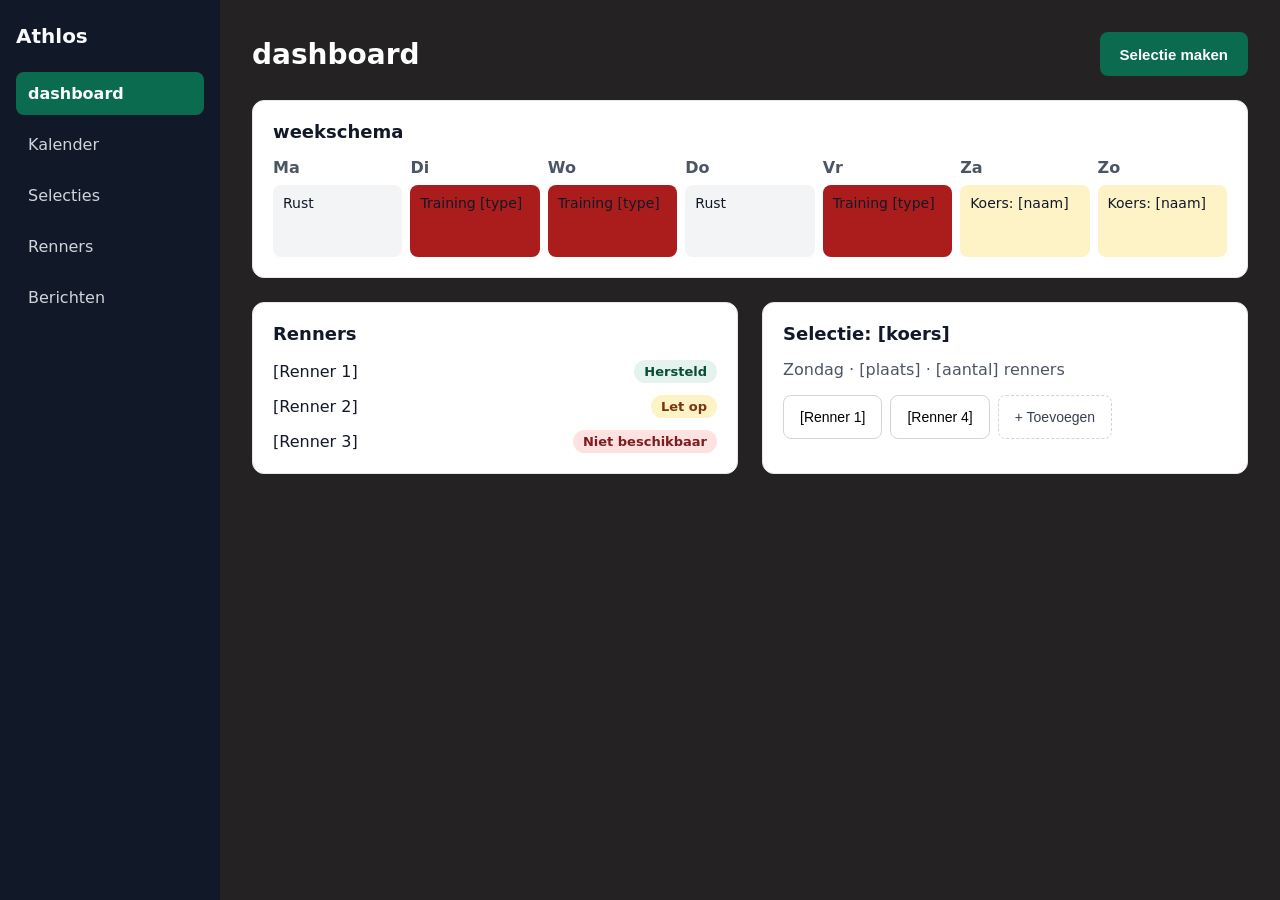
<file: index.html>
<!doctype html>
<html lang="nl">
<head>
<meta charset="utf-8">
<meta name="viewport" content="width=device-width, initial-scale=1">
<title>Athlos – dashboard</title>
<style>
  * { box-sizing: border-box; }
  body { margin: 0; font-family: system-ui, -apple-system, "Segoe UI", Roboto, sans-serif; background: #242222; color: #111827; }
  .layout { display: flex; flex-wrap: wrap; min-height: 100vh; }
  nav { flex: 0 0 220px; background: #111827; padding: 24px 16px; display: flex; flex-direction: column; gap: 8px; }
  .logo { color: #F9FAFB; font-weight: 700; font-size: 20px; margin-bottom: 16px; }
  nav a { color: #D1D5DB; padding: 12px; border-radius: 8px; text-decoration: none; }
  nav a.active { background: #0B6B4F; color: #F9FAFB; font-weight: 600; }
  main { flex: 1 1 600px; min-width: 0; padding: 32px; display: flex; flex-direction: column; gap: 24px; }
  header { display: flex; justify-content: space-between; align-items: center; flex-wrap: wrap; gap: 12px; color: #FFFFFF; }
  h1 { margin: 0; font-size: 28px; color: #FFFFFF;}
  h2 { margin: 0 0 16px; font-size: 18px; }
  .sub { margin: 4px 0 0; color: #4B5563; }
  .btn { min-height: 44px; padding: 0 20px; border: 0; border-radius: 8px; background: #0B6B4F; color: #fff; font-weight: 600; font-size: 15px; cursor: pointer; }
  .card { background: #fff; border: 1px solid #E5E7EB; border-radius: 12px; padding: 20px; }
  .scroll { overflow-x: auto; }
  .week { display: grid; grid-template-columns: repeat(7, minmax(110px, 1fr)); gap: 8px; }
  .day { font-weight: 600; color: #4B5563; }
  .slot { border-radius: 8px; padding: 10px; min-height: 72px; font-size: 14px; background: #F3F4F6; }
  .slot.train { background: #AB1D1D; }
  .slot.race { background: #FEF3C7; }
  .row { display: flex; flex-wrap: wrap; gap: 24px; }
  .row .card { flex: 1 1 360px; }
  ul { list-style: none; margin: 0; padding: 0; display: flex; flex-direction: column; gap: 12px; }
  li { display: flex; justify-content: space-between; align-items: center; }
  .chip { padding: 4px 10px; border-radius: 999px; font-size: 13px; font-weight: 600; }
  .ok { background: #E6F2EE; color: #074d38; }
  .warn { background: #FEF3C7; color: #78350F; }
  .bad { background: #FEE2E2; color: #7F1D1D; }
  .pick { display: flex; flex-wrap: wrap; gap: 8px; }
  .pick button { min-height: 44px; padding: 0 16px; border: 1px solid #D1D5DB; border-radius: 8px; background: #fff; font-size: 14px; cursor: pointer; }
  .pick button.add { border-style: dashed; color: #374151; }
</style>
</head>
<body>
<div class="layout">
  <nav>
    <div class="logo">Athlos</div>
    <a href="#" class="active">dashboard</a>
    <a href="#">Kalender</a>
    <a href="#">Selecties</a>
    <a href="#">Renners</a>
    <a href="#">Berichten</a>
  </nav>
  <main>
    <header>
      <div>
        <h1>dashboard</h1>
      </div>
      <button class="btn">Selectie maken</button>
    </header>

    <section class="card">
      <h2>weekschema</h2>
      <div class="scroll">
        <div class="week">
          <div class="day">Ma</div><div class="day">Di</div><div class="day">Wo</div><div class="day">Do</div><div class="day">Vr</div><div class="day">Za</div><div class="day">Zo</div>
          <div class="slot">Rust</div>
          <div class="slot train">Training [type]</div>
          <div class="slot train">Training [type]</div>
          <div class="slot">Rust</div>
          <div class="slot train">Training [type]</div>
          <div class="slot race">Koers: [naam]</div>
          <div class="slot race">Koers: [naam]</div>
        </div>
      </div>
    </section>

    <div class="row">
      <section class="card">
        <h2>Renners</h2>
        <ul>
          <li><span>[Renner 1]</span><span class="chip ok">Hersteld</span></li>
          <li><span>[Renner 2]</span><span class="chip warn">Let op</span></li>
          <li><span>[Renner 3]</span><span class="chip bad">Niet beschikbaar</span></li>
        </ul>
      </section>
      <section class="card">
        <h2>Selectie: [koers]</h2>
        <p class="sub">Zondag · [plaats] · [aantal] renners</p>
        <div class="pick" style="margin-top:16px">
          <button>[Renner 1]</button>
          <button>[Renner 4]</button>
          <button class="add">+ Toevoegen</button>
        </div>
      </section>
    </div>
  </main>
</div>
</body>
</html>
</file>
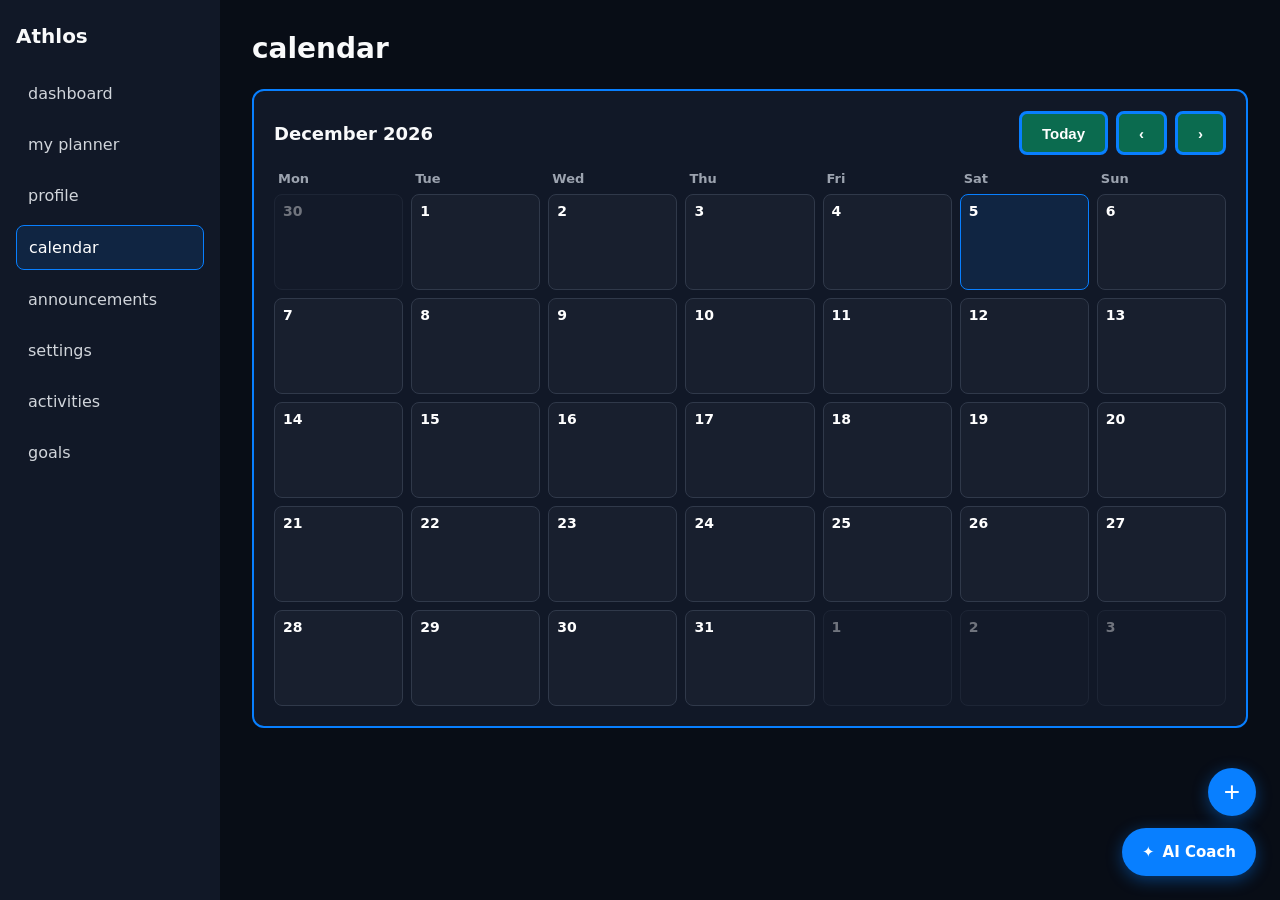
<file: athlete_calendar.html>
<!doctype html>
<html lang="nl">
<head>
 <link rel="stylesheet" href="style.css?v=3">
 <script src="script.js" defer></script>
 <meta charset="utf-8">
 <meta name="viewport" content="width=device-width, initial-scale=1">
 <title>Athlos – calendar</title>
</head>
<div class="add-fab">
  <button type="button" class="add-btn" id="add-btn" aria-label="Add activity" aria-expanded="false" aria-controls="add-menu">+</button>
  <div class="add-menu" id="add-menu" role="group" aria-labelledby="add-title" hidden>
    <p class="add-title" id="add-title">Add activity</p>
    <button type="button" class="add-opt train" data-type="training">Training</button>
    <button type="button" class="add-opt race" data-type="race">Race</button>
    <button type="button" class="add-opt" data-type="note">Note</button>
  </div>
</div>
<a href="#" class="coach-btn" aria-label="Open AI coach">
 <span class="coach-icon">✦</span>
 <span>AI Coach</span>
</a>
<body>
 <div class="layout">
  <nav>
    <div class="logo">Athlos</div>
    <a href="athlete_dashboard.html">dashboard</a>
    <a href="athlete_planner.html">my planner</a>
    <a href="athlete_profile.html">profile</a>
    <a href="athlete_calendar.html" class="active">calendar</a>
    <a href="athlete_announcements.html">announcements</a>
    <a href="athlete_settings.html">settings</a>
    <a href="athlete_activities.html">activities</a>
    <a href="athlete_goals.html">goals</a>
  </nav>
  <main>
   <header>
    <div>
     <h1>calendar</h1>
    </div>
   </header>
   <section class="card calendar">
     <div class="cal-head">
       <h2 id="cal-title" aria-live="polite"></h2>
       <button type="button" class="btn" id="cal-today">Today</button>
       <button type="button" class="btn" id="cal-prev" aria-label="Previous month">‹</button>
       <button type="button" class="btn" id="cal-next" aria-label="Next month">›</button>
     </div>
     <div class="scroll">
       <div class="cal-grid" id="cal-grid"></div> 
     </div>
   </section>
  </main>
 </div>
</body>
</html>
</file>
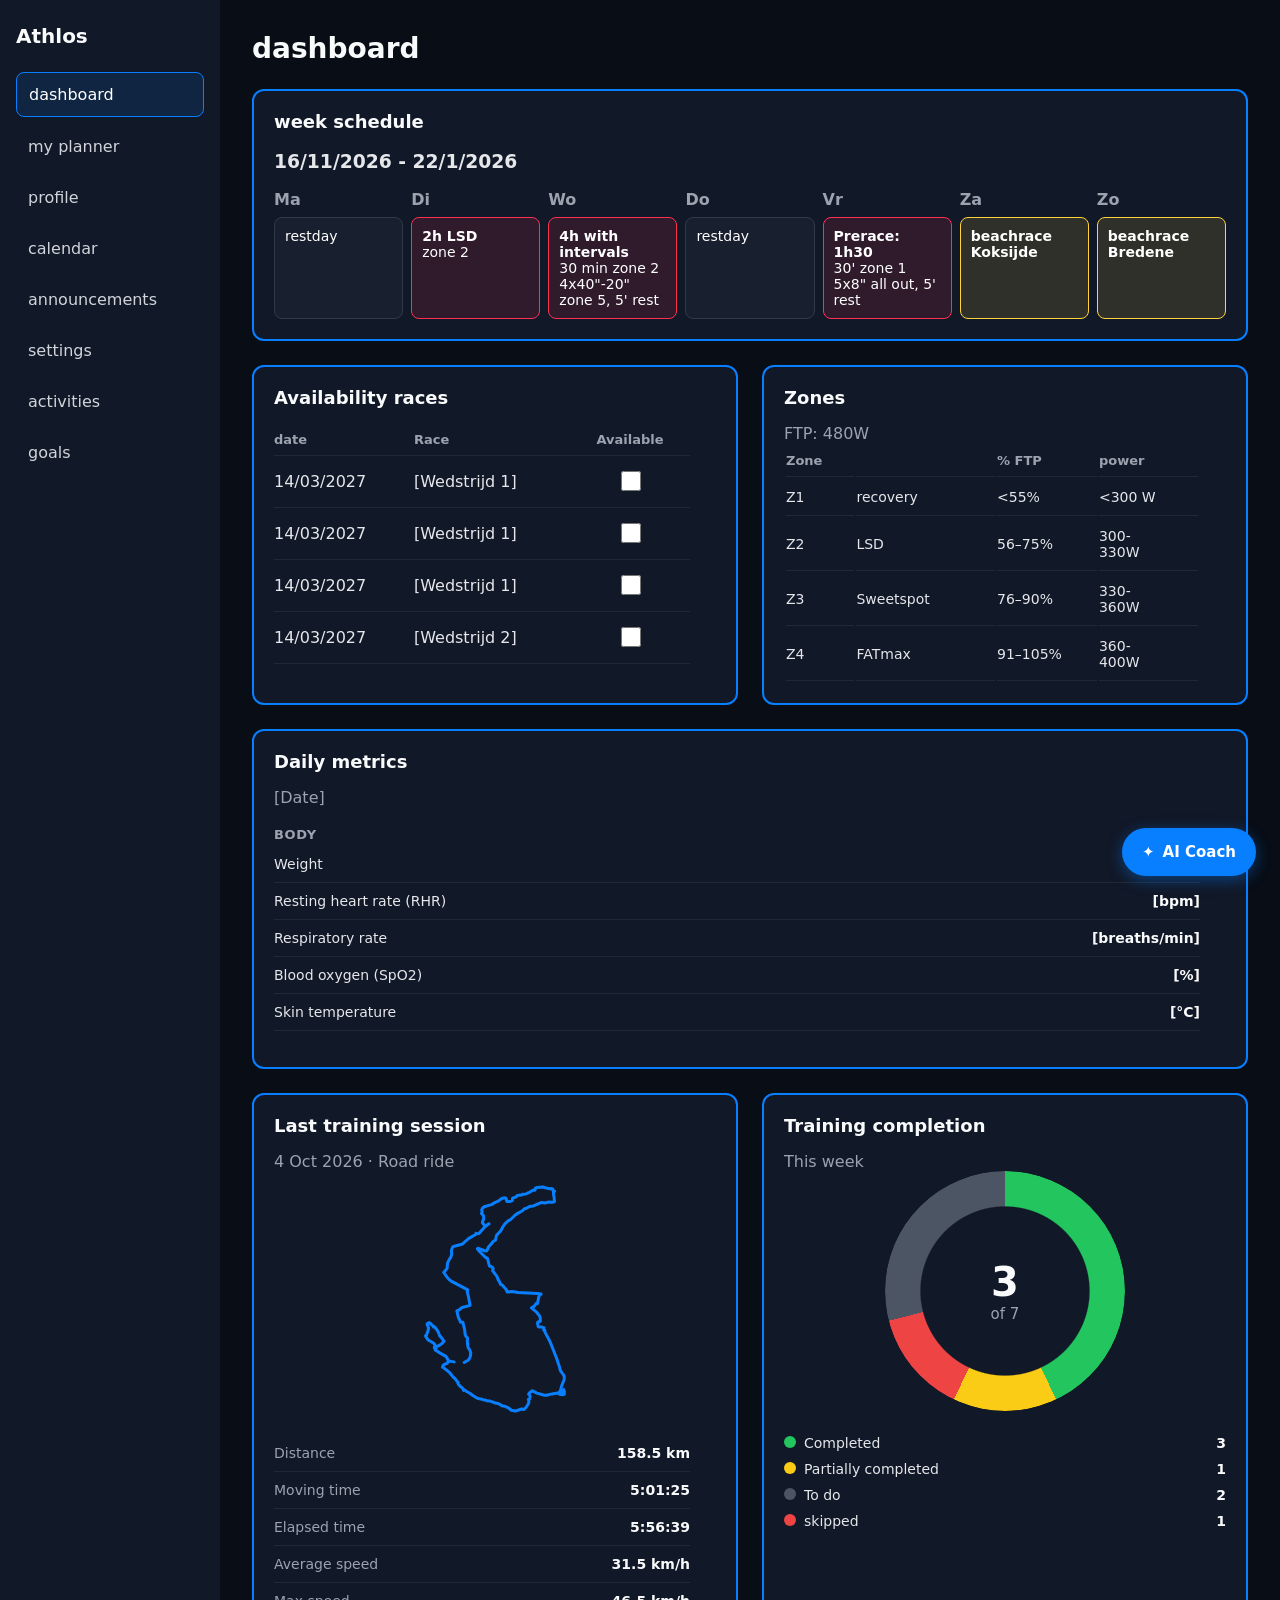
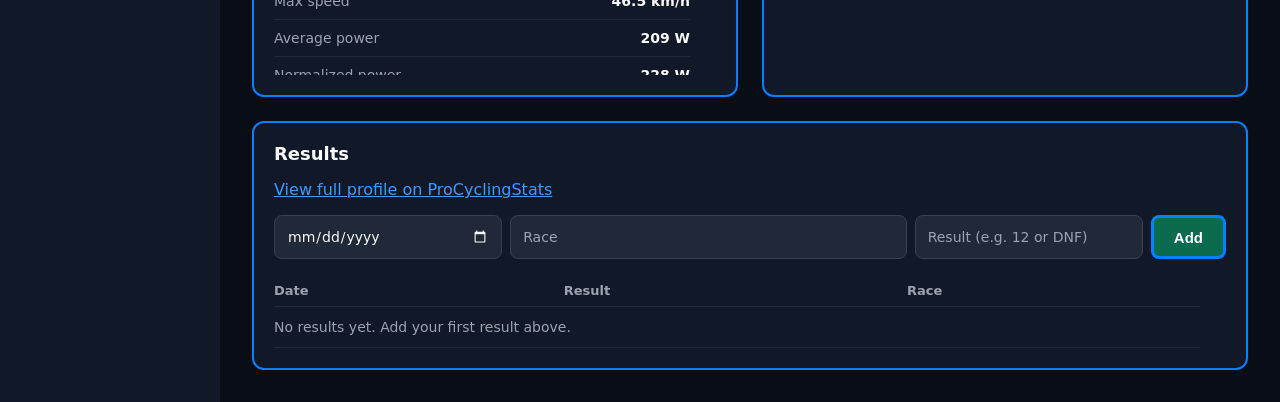
<file: athlete_dashboard.html>
<!doctype html>
<html lang="nl">
<head>
 <link rel="stylesheet" href="style.css?v=2">
 <meta charset="utf-8">
 <meta name="viewport" content="width=device-width, initial-scale=1">
 <title>Athlos – dashboard</title>
</head>
<a href="#" class="coach-btn" aria-label="Open AI coach">
 <span class="coach-icon">✦</span>
 <span>AI Coach</span>
</a>
<body>
<div class="layout">
  <nav>
    <div class="logo">Athlos</div>
    <a href="athlete_dashboard.html" class="active">dashboard</a>
    <a href="athlete_planner.html">my planner</a>
    <a href="athlete_profile.html">profile</a>
    <a href="athlete_calendar.html">calendar</a>
    <a href="athlete_announcements.html">announcements</a>
    <a href="athlete_settings.html">settings</a>
    <a href="athlete_activities.html">activities</a>
    <a href="athlete_goals.html">goals</a>
  </nav>
  <main>
    <header>
      <div>
        <h1>dashboard</h1>
      </div>
    </header>

    <section class="card">
      <h2>week schedule</h2>
      <h3>16/11/2026 - 22/1/2026</h3>
      <div class="scroll">
        <div class="week">
          <div class="day">Ma</div><div class="day">Di</div><div class="day">Wo</div><div class="day">Do</div><div class="day">Vr</div><div class="day">Za</div><div class="day">Zo</div>
          <div class="slot">restday</div>
          <div class="slot train"><strong>2h LSD</strong><br> zone 2</div>
          <div class="slot train"><strong>4h with intervals </strong><br> 30 min zone 2 <br> 4x40"-20" zone 5, 5' rest</div>
          <div class="slot">restday</div>
          <div class="slot train"><strong>Prerace: 1h30</strong><br>30' zone 1<br> 5x8" all out, 5' rest</div>
          <div class="slot race"><strong>beachrace Koksijde</strong></div>
          <div class="slot race"><strong>beachrace Bredene</strong></div>
        </div>
      </div>
    </section>

    <div class="row">
     <section class="card">
       <h2>Availability races</h2>
       <div class="table-scroll">
        <table class="avail">
          <thead>
            <tr>
              <th>date</th>
              <th>Race</th>
              <th>Available</th>
            </tr>
          </thead>
          <tbody>
            <tr>
              <td><time datetime="2027-03-14">14/03/2027</time></td>
              <td><label for="race1">[Wedstrijd 1]</label></td>
              <td><input type="checkbox" id="race1"></td>
            </tr>
            <tr>
              <td><time datetime="2027-03-14">14/03/2027</time></td>
              <td><label for="race1">[Wedstrijd 1]</label></td>
              <td><input type="checkbox" id="race1"></td>
            </tr>  
            <tr>
              <td><time datetime="2027-03-14">14/03/2027</time></td>
              <td><label for="race1">[Wedstrijd 1]</label></td>
              <td><input type="checkbox" id="race1"></td>
            </tr>        
            <tr>
              <td><time datetime="2027-03-14">14/03/2027</time></td>
              <td><label for="race2">[Wedstrijd 2]</label></td>
              <td><input type="checkbox" id="race2"></td>
            </tr>
            <tr>
              <td><time datetime="2027-03-14">14/03/2027</time></td>
              <td><label for="race3">[Wedstrijd 3]</label></td>
              <td><input type="checkbox" id="race3"></td>
            </tr>
          </tbody>
        </table>
        </div>
      </section>
      <section class="card">
       <h2>Zones</h2>
       <p class="sub">FTP: 480W</p>
       <div class="table-scroll">
       <table class="zones">
         <thead>
           <tr>
             <th>Zone</th>
             <th> </th>
             <th>% FTP</th>
             <th>power</th>
           </tr>
         </thead>
         <tbody>
           <tr>
             <td><span class="zone z1">Z1</span></td>
             <td>recovery</td>
             <td>&lt;55%</td>
             <td><300 W</td>
           </tr>   
           <tr>
             <td><span class="zone z2">Z2</span></td>
             <td>LSD</td>
             <td>56–75%</td>
             <td>300-330W</td>
           </tr>
           <tr>
             <td><span class="zone z3">Z3</span></td>
             <td>Sweetspot</td>
             <td>76–90%</td>
             <td>330-360W</td>
           </tr>
           <tr>
             <td><span class="zone z4">Z4</span></td>
             <td>FATmax</td>
             <td>91–105%</td>
             <td>360-400W</td>
           </tr>
           <tr>
             <td><span class="zone z5">Z5</span></td>
             <td>drampel</td>
             <td>106–120%</td>
             <td>400-460W</td>
           </tr>
           <tr>
             <td><span class="zone z6">Z6</span></td>
             <td>VO2max</td>
             <td>121–150%</td>
             <td>460-500W</td>
           </tr>
           <tr>
             <td><span class="zone z7">Z7</span></td>
             <td>Neuromuscular</td>
             <td>&gt;150%</td>
             <td>&gt;500W</td>
           </tr>
         </tbody>
       </table>
       </div>
     </section>
     <section class="card metrics">
      <h2>Daily metrics</h2>
      <p class="sub">[Date]</p>
      <div class="table-scroll">
       <h3>Body</h3>
       <ul>
         <li><span>Weight</span><span class="value">[kg]</span></li>
         <li><span>Resting heart rate (RHR)</span><span class="value">[bpm]</span></li>
         <li><span>Respiratory rate</span><span class="value">[breaths/min]</span></li>
         <li><span>Blood oxygen (SpO2)</span><span class="value">[%]</span></li>
         <li><span>Skin temperature</span><span class="value">[°C]</span></li>
       </ul>
     
       <h3>Recovery</h3>
       <ul>
         <li><span>Whoop recovery score</span><span class="value">[%]</span></li>
         <li><span>Heart rate variability (HRV)</span><span class="value">[ms]</span></li>
         <li><span>Previous day strain</span><span class="value">[0–21]</span></li>
       </ul>
     
       <h3>Sleep</h3>
       <ul>
         <li><span>Sleep score</span><span class="value">[%]</span></li>
         <li><span>Total sleep</span><span class="value">[h:min]</span></li>
         <li><span>REM sleep</span><span class="value">[h:min]</span></li>
         <li><span>Deep sleep</span><span class="value">[h:min]</span></li>
         <li><span>Light sleep</span><span class="value">[h:min]</span></li>
         <li><span>Time awake</span><span class="value">[min]</span></li>
         <li><span>Sleep efficiency</span><span class="value">[%]</span></li>
       </ul>
      </div>
     </section>
    </div>
    <div class="row">
     <section class="card">
       <h2>Last training session</h2>
       <p class="sub"><time datetime="2026-10-04">4 Oct 2026</time> · Road ride</p>
     
       <svg class="session-route" viewBox="0 0 155 240" role="img" aria-label="Outline of the route of the last training session">
         <path d="M36.6 182.9 L32.4 182.1 L30.8 181.5 L29.2 178.5 L28.0 177.1 L21.7 173.5 L19.2 171.6 L18.9 171.7 L18.0 171.2 L17.7 170.8 L18.0 170.1 L16.8 169.0 L16.9 167.8 L17.8 166.9 L17.1 165.2 L16.2 164.2 L10.4 160.7 L8.6 158.2 L8.0 156.8 L9.0 156.5 L9.3 154.8 L10.0 153.3 L11.2 149.0 L10.6 148.1 L10.5 146.7 L9.8 146.2 L10.2 145.7 L9.6 144.9 L11.8 143.6 L12.9 144.4 L14.9 146.5 L16.4 147.5 L16.0 148.1 L17.7 148.3 L18.3 149.5 L19.4 150.8 L21.0 153.5 L22.4 157.3 L23.4 157.9 L26.6 162.3 L24.6 164.4 L22.7 165.9 L19.6 167.4 L18.5 167.1 L18.0 167.2 L18.7 169.1 L17.6 170.8 L18.0 171.2 L18.8 171.7 L19.2 171.7 L21.9 173.7 L28.0 177.1 L29.3 178.5 L30.7 181.4 L31.7 181.9 L31.4 182.5 L30.2 183.1 L29.7 184.3 L27.2 185.2 L25.7 186.2 L25.0 188.0 L25.1 188.3 L26.9 189.3 L32.2 193.7 L35.6 197.9 L38.2 200.4 L39.6 202.5 L40.7 203.2 L40.3 203.9 L41.0 205.5 L42.4 207.0 L45.0 209.2 L46.1 211.4 L47.0 210.8 L48.7 212.2 L52.8 214.5 L55.0 216.3 L58.6 218.6 L60.9 219.6 L63.2 219.9 L66.3 220.9 L67.9 221.1 L69.8 221.9 L72.7 222.0 L74.9 223.0 L76.8 223.5 L78.1 224.2 L80.1 224.3 L83.0 225.6 L83.4 226.1 L84.3 226.7 L85.7 227.1 L87.4 227.2 L88.7 228.0 L90.0 228.3 L93.9 231.3 L98.1 232.0 L104.2 230.0 L106.6 230.5 L108.5 228.5 L110.9 224.7 L111.5 222.3 L110.8 220.5 L111.0 220.3 L112.1 219.8 L112.7 217.7 L111.9 215.7 L111.1 215.2 L112.6 213.3 L113.3 213.0 L114.5 211.7 L119.4 214.1 L127.0 216.3 L129.0 216.3 L134.7 214.9 L140.0 214.0 L140.5 214.0 L142.0 215.2 L143.5 215.6 L144.9 215.7 L146.8 215.3 L146.8 212.3 L146.2 210.6 L146.0 210.8 L146.3 212.2 L146.2 213.1 L143.2 212.9 L142.2 213.2 L142.1 213.0 L143.1 210.8 L144.4 206.2 L146.6 200.7 L146.8 198.2 L146.5 196.8 L146.0 195.8 L143.6 192.7 L142.8 191.2 L141.9 187.7 L139.0 179.0 L133.1 164.0 L132.1 161.8 L127.6 153.4 L127.3 152.2 L127.3 150.9 L126.2 151.0 L126.5 148.6 L124.3 148.1 L121.5 148.0 L120.7 147.6 L120.0 144.2 L120.3 143.8 L120.3 143.2 L121.1 142.6 L122.0 142.6 L122.9 142.1 L122.7 138.6 L122.2 137.1 L119.1 133.2 L113.9 128.9 L116.6 127.4 L118.6 124.6 L119.9 124.7 L121.3 117.9 L122.2 115.6 L123.6 115.3 L123.6 115.1 L120.0 114.5 L100.6 113.4 L94.5 112.6 L89.7 113.1 L89.5 111.9 L89.2 111.3 L88.8 111.3 L88.5 110.2 L84.9 106.2 L83.3 105.5 L81.3 101.5 L80.7 100.9 L80.3 100.0 L80.3 99.3 L78.9 96.6 L75.2 91.9 L75.1 91.5 L75.5 90.9 L75.7 89.4 L75.0 88.9 L75.0 88.4 L73.5 87.5 L71.9 87.0 L69.9 79.2 L68.7 78.8 L67.6 78.0 L62.3 72.7 L59.9 69.7 L60.3 69.3 L60.9 69.3 L67.9 72.0 L69.1 71.8 L70.3 70.2 L70.2 69.7 L71.3 67.5 L73.7 65.1 L75.3 62.8 L78.1 61.0 L78.5 58.4 L79.1 56.3 L83.1 52.0 L85.6 47.5 L87.4 44.9 L91.0 41.5 L92.9 40.8 L97.7 36.0 L99.3 34.9 L104.6 32.0 L107.1 29.7 L109.0 29.2 L111.6 27.8 L113.4 27.3 L115.8 27.0 L117.8 26.2 L118.5 25.6 L119.7 25.3 L121.6 24.3 L124.0 23.5 L127.5 24.0 L130.7 23.1 L135.1 23.2 L136.9 22.8 L136.7 19.2 L135.9 14.4 L136.1 12.9 L137.1 12.2 L136.5 12.4 L135.8 12.2 L135.6 11.5 L135.3 11.3 L135.4 10.4 L135.2 10.0 L134.6 9.9 L133.8 9.5 L132.2 9.7 L128.7 9.1 L125.4 8.0 L119.6 8.4 L118.9 8.9 L118.0 8.9 L117.5 10.4 L117.7 11.0 L117.6 11.2 L115.3 11.3 L111.3 13.8 L110.6 13.8 L109.6 14.3 L109.4 14.6 L108.5 14.9 L105.3 15.3 L104.1 16.1 L103.5 16.0 L101.6 16.3 L100.5 16.3 L99.7 16.6 L99.3 16.8 L98.8 17.8 L95.1 19.2 L94.8 21.6 L92.4 22.6 L89.6 22.6 L89.3 22.3 L88.5 19.2 L87.5 18.8 L86.3 19.0 L85.6 19.3 L84.7 19.3 L83.6 20.1 L83.0 20.2 L82.6 20.7 L80.7 22.1 L76.7 23.8 L75.1 24.9 L74.8 25.4 L68.6 27.1 L68.1 27.5 L67.6 27.4 L67.0 27.8 L66.7 27.6 L64.9 29.3 L64.2 31.3 L64.5 31.2 L64.4 31.4 L64.7 33.0 L64.0 34.4 L65.9 36.6 L66.3 39.6 L64.9 43.2 L64.9 43.8 L67.9 47.5 L68.4 47.0 L69.1 46.6 L70.1 45.6 L71.5 44.8 L70.6 45.2 L69.1 46.6 L67.6 47.5 L61.9 53.9 L61.5 54.5 L59.2 54.7 L58.5 54.4 L58.1 55.5 L51.0 59.6 L46.6 63.5 L45.2 65.0 L44.4 65.0 L44.2 65.3 L37.0 67.2 L35.6 67.7 L35.2 68.0 L33.9 71.5 L34.2 75.6 L33.3 78.1 L31.2 81.5 L30.0 84.3 L29.6 89.3 L26.8 92.9 L26.2 93.4 L29.8 98.5 L32.2 101.1 L33.7 102.1 L50.3 110.8 L49.7 112.7 L50.9 117.4 L52.6 126.4 L44.7 128.5 L44.0 128.9 L42.1 130.7 L39.4 131.9 L40.8 138.2 L41.8 140.4 L42.2 140.8 L42.8 142.9 L43.0 143.1 L43.8 143.3 L45.3 143.2 L47.2 150.9 L47.6 155.3 L48.5 157.5 L49.9 158.8 L50.1 159.3 L49.8 162.0 L50.1 163.3 L49.9 164.8 L50.4 164.9 L50.2 166.7 L50.4 167.8 L50.7 168.6 L52.0 170.5 L53.3 173.8 L52.9 175.6 L53.0 176.7 L52.3 178.7 L51.0 181.0 L46.7 183.5" />
       </svg>
       <div class="table-scroll">
       <table class="session">
         <tbody>
           <tr><th scope="row">Distance</th><td>158.5 km</td></tr>
           <tr><th scope="row">Moving time</th><td>5:01:25</td></tr>
           <tr><th scope="row">Elapsed time</th><td>5:56:39</td></tr>
           <tr><th scope="row">Average speed</th><td>31.5 km/h</td></tr>
           <tr><th scope="row">Max speed</th><td>46.5 km/h</td></tr>
           <tr><th scope="row">Average power</th><td>209 W</td></tr>
           <tr><th scope="row">Normalized power</th><td>228 W</td></tr>
           <tr><th scope="row">Max power</th><td>1141 W</td></tr>
           <tr><th scope="row">Average cadence</th><td>82 rpm</td></tr>
           <tr><th scope="row">Work</th><td>3774 kJ</td></tr>
           <tr><th scope="row">TSS (FTP 360 W)</th><td>~113</td></tr>
           <tr><th scope="row">Average temperature</th><td>16 °C</td></tr>
         </tbody>
       </table>
       </div>
     </section>
     <section class="card">
       <h2>Training completion</h2>
       <p class="sub">This week</p>
     
       <div class="pie-layout">
         <div class="pie-chart" role="img" aria-label="3 trainings completed, 1 partially completed, 1 skipped, 2 still to do">
           <div class="pie" style="--done: 3; --partial: 1; --todo: 2; --skipped: 1;"></div>
           <div class="pie-center"><strong>3</strong><span>of 7</span></div>
         </div>
     
         <ul class="legend">
           <li><span><i class="dot dot-done"></i>Completed</span><b>3</b></li>
           <li><span><i class="dot dot-partial"></i>Partially completed</span><b>1</b></li>
           <li><span><i class="dot dot-todo"></i>To do</span><b>2</b></li>
           <li><span><i class="dot dot-skipped"></i>skipped</span><b>1</b></li>
         </ul>
       </div>
     </section>
    </div> 
    <div class="row">
     <section class="card results">
      <h2>Results</h2>
      <p class="sub">
        <a href="https://www.procyclingstats.com/rider/bengt-van-parys" target="_blank" rel="noopener">View full profile on ProCyclingStats</a>
      </p>
    
      <form class="result-form" id="result-form">
        <input type="date" id="r-date" aria-label="Date" required>
        <input type="text" id="r-race" class="wide" placeholder="Race" aria-label="Race" required>
        <input type="text" id="r-pos" placeholder="Result (e.g. 12 or DNF)" aria-label="Result" required>
        <button type="submit" class="btn hover-lift">Add</button>
      </form>
    
      <div class="table-scroll">
        <table class="results-table">
          <thead>
            <tr>
              <th>Date</th>
              <th>Result</th>
              <th>Race</th>
            </tr>
          </thead>
          <tbody id="results-body">
            <tr class="empty"><td colspan="3">No results yet. Add your first result above.</td></tr>
          </tbody>
        </table>
      </div>
     </section>
    </div>
  </main>
 </div>

<script src="script.js" defer></script>
</body>
</html>
</file>
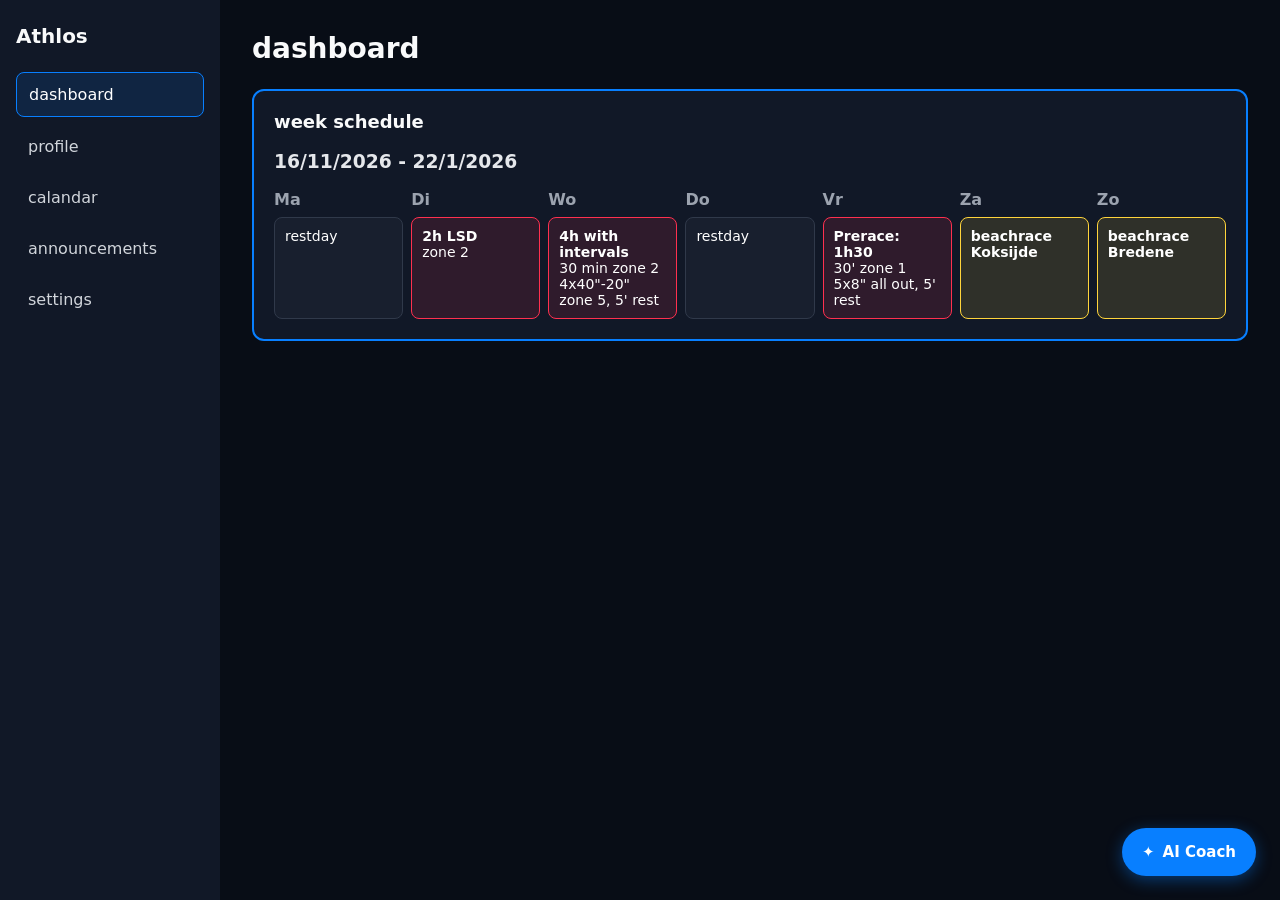
<file: calander_athlete.html>
<!doctype html>
<html lang="nl">
<head>
 <link rel="stylesheet" href="style.css?v=2">
 <meta charset="utf-8">
 <meta name="viewport" content="width=device-width, initial-scale=1">
 <title>Athlos – dashboard</title>
</head>
<a href="#" class="coach-btn" aria-label="Open AI coach">
 <span class="coach-icon">✦</span>
 <span>AI Coach</span>
</a>
<body>
<div class="layout">
  <nav>
    <div class="logo">Athlos</div>
    <a href="#" class="active">dashboard</a>
    <a href="#">profile</a>
    <a href="#">calandar</a>
    <a href="#">announcements</a>
    <a href="#">settings</a>
  </nav>
  <main>
    <header>
      <div>
        <h1>dashboard</h1>
      </div>
    </header>

    <section class="card">
      <h2>week schedule</h2>
      <h3>16/11/2026 - 22/1/2026</h3>
      <div class="scroll">
        <div class="week">
          <div class="day">Ma</div><div class="day">Di</div><div class="day">Wo</div><div class="day">Do</div><div class="day">Vr</div><div class="day">Za</div><div class="day">Zo</div>
          <div class="slot">restday</div>
          <div class="slot train"><strong>2h LSD</strong><br> zone 2</div>
          <div class="slot train"><strong>4h with intervals </strong><br> 30 min zone 2 <br> 4x40"-20" zone 5, 5' rest</div>
          <div class="slot">restday</div>
          <div class="slot train"><strong>Prerace: 1h30</strong><br>30' zone 1<br> 5x8" all out, 5' rest</div>
          <div class="slot race"><strong>beachrace Koksijde</strong></div>
          <div class="slot race"><strong>beachrace Bredene</strong></div>
        </div>
      </div>
    </section>
  </main>
</div>
</body>
</file>
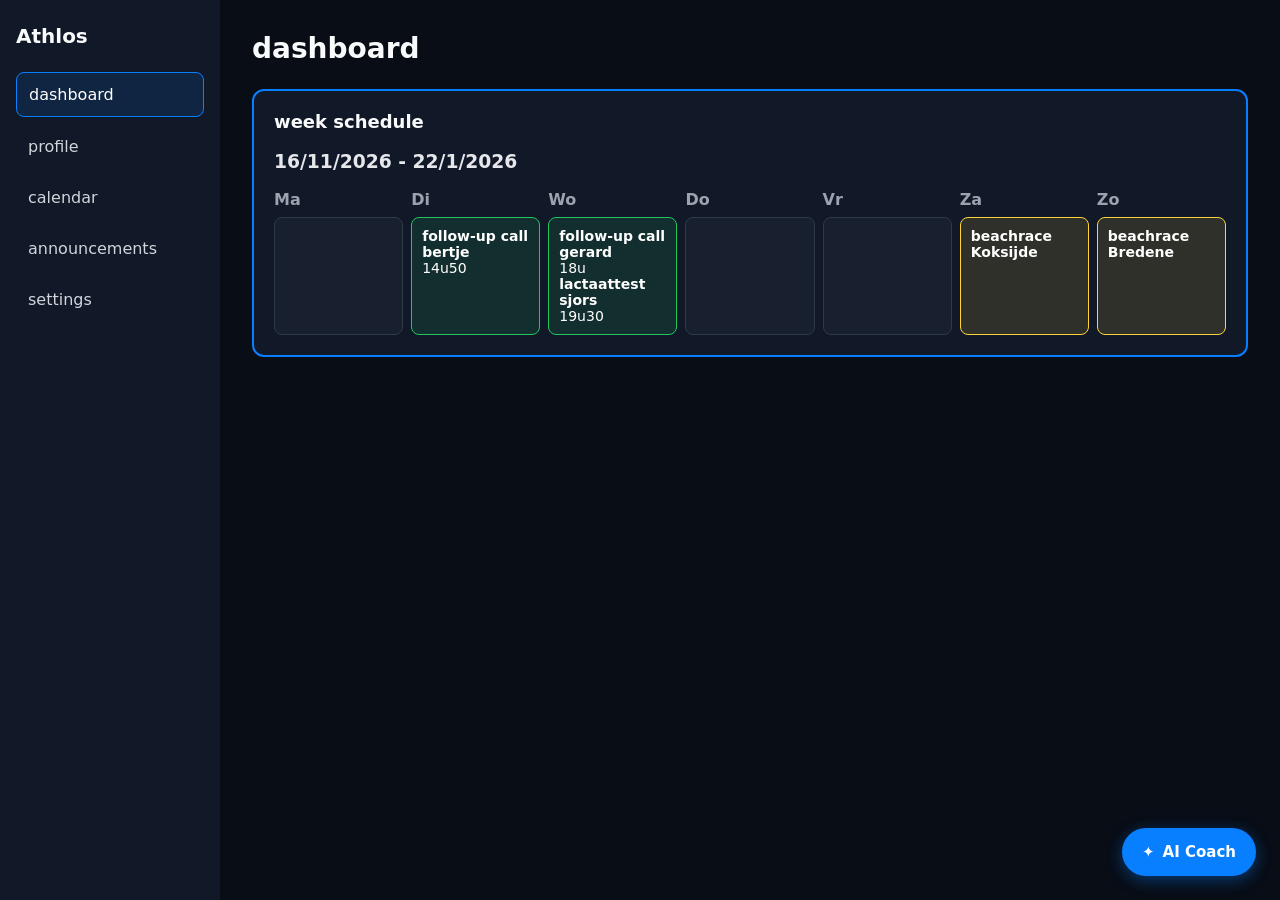
<file: coach_dashboard.html>
<!doctype html>
<html lang="nl">
<head>
 <link rel="stylesheet" href="style.css?v=3">
 <meta charset="utf-8">
 <meta name="viewport" content="width=device-width, initial-scale=1">
 <title>Athlos – dashboard</title>
</head>
<a href="#" class="coach-btn" aria-label="Open AI coach">
 <span class="coach-icon">✦</span>
 <span>AI Coach</span>
</a>
<body>
<div class="layout">
  <nav>
    <div class="logo">Athlos</div>
    <a href="#" class="active">dashboard</a>
    <a href="#">profile</a>
    <a href="#">calendar</a>
    <a href="#">announcements</a>
    <a href="#">settings</a>
  </nav>
  <main>
    <header>
      <div>
        <h1>dashboard</h1>
      </div>
    </header>

    <section class="card">
      <h2>week schedule</h2>
      <h3>16/11/2026 - 22/1/2026</h3>
      <div class="scroll">
        <div class="week">
          <div class="day">Ma</div><div class="day">Di</div><div class="day">Wo</div><div class="day">Do</div><div class="day">Vr</div><div class="day">Za</div><div class="day">Zo</div>
          <div class="slot"> </div>
          <div class="slot appointment"><strong>follow-up call bertje</strong><br> 14u50</div>
          <div class="slot appointment"><strong>follow-up call gerard </strong><br> 18u <br><strong>lactaattest sjors</strong> <br> 19u30</div>
          <div class="slot"> </div>
          <div class="slot"> </div>
          <div class="slot race"><strong>beachrace Koksijde</strong></div>
          <div class="slot race"><strong>beachrace Bredene</strong></div>
        </div>
      </div>
    </section>
  </main>
 </div>
</body>
</file>
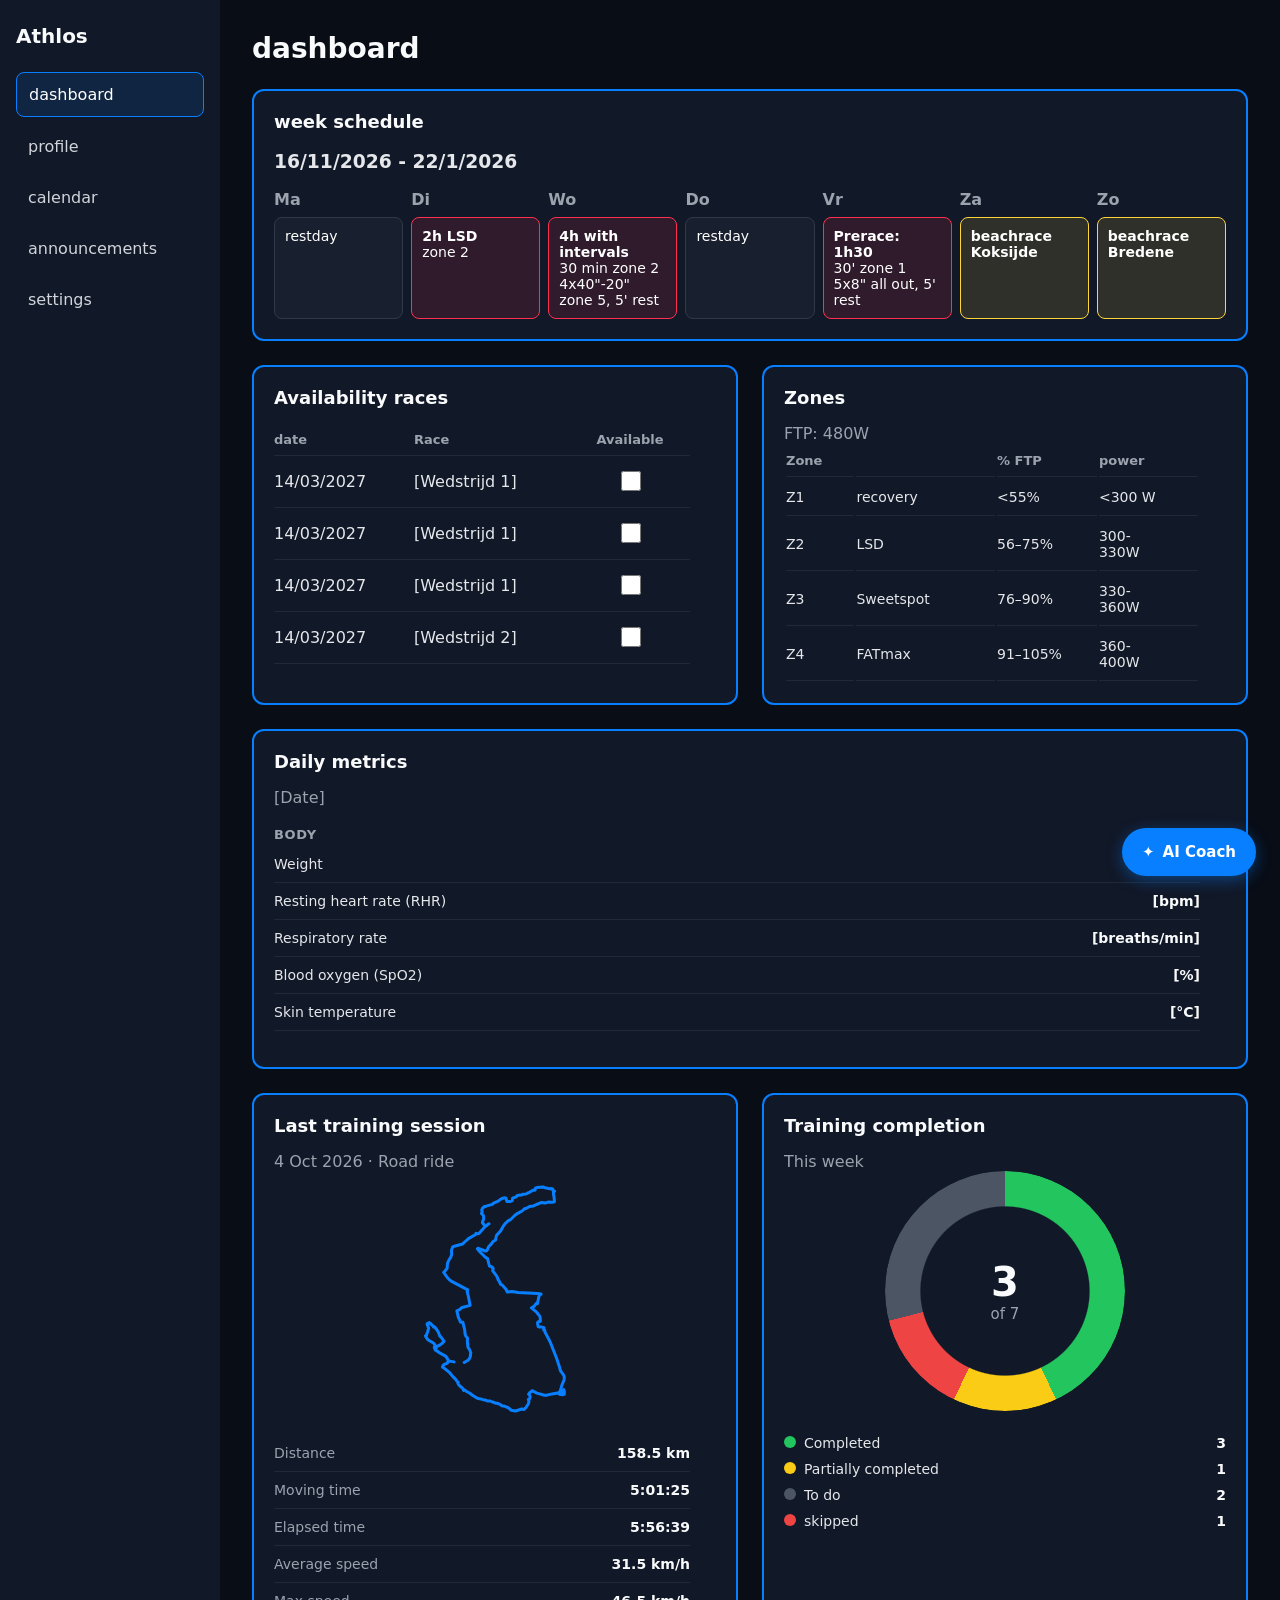
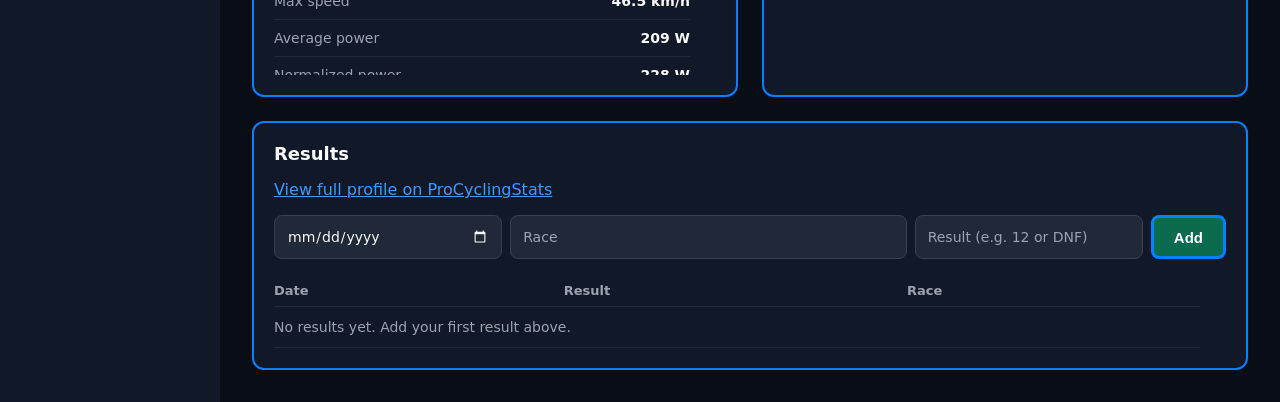
<file: dashboard_athlete.html>
<!doctype html>
<html lang="nl">
<head>
 <link rel="stylesheet" href="style.css?v=2">
 <meta charset="utf-8">
 <meta name="viewport" content="width=device-width, initial-scale=1">
 <title>Athlos – dashboard</title>
</head>
<a href="#" class="coach-btn" aria-label="Open AI coach">
 <span class="coach-icon">✦</span>
 <span>AI Coach</span>
</a>
<body>
<div class="layout">
  <nav>
    <div class="logo">Athlos</div>
    <a href="#" class="active">dashboard</a>
    <a href="#">profile</a> 
    <a href="calendar_athlete.html">calendar</a>
    <a href="#">announcements</a>
    <a href="#">settings</a>
  </nav>
  <main>
    <header>
      <div>
        <h1>dashboard</h1>
      </div>
    </header>

    <section class="card">
      <h2>week schedule</h2>
      <h3>16/11/2026 - 22/1/2026</h3>
      <div class="scroll">
        <div class="week">
          <div class="day">Ma</div><div class="day">Di</div><div class="day">Wo</div><div class="day">Do</div><div class="day">Vr</div><div class="day">Za</div><div class="day">Zo</div>
          <div class="slot">restday</div>
          <div class="slot train"><strong>2h LSD</strong><br> zone 2</div>
          <div class="slot train"><strong>4h with intervals </strong><br> 30 min zone 2 <br> 4x40"-20" zone 5, 5' rest</div>
          <div class="slot">restday</div>
          <div class="slot train"><strong>Prerace: 1h30</strong><br>30' zone 1<br> 5x8" all out, 5' rest</div>
          <div class="slot race"><strong>beachrace Koksijde</strong></div>
          <div class="slot race"><strong>beachrace Bredene</strong></div>
        </div>
      </div>
    </section>

    <div class="row">
     <section class="card">
       <h2>Availability races</h2>
       <div class="table-scroll">
        <table class="avail">
          <thead>
            <tr>
              <th>date</th>
              <th>Race</th>
              <th>Available</th>
            </tr>
          </thead>
          <tbody>
            <tr>
              <td><time datetime="2027-03-14">14/03/2027</time></td>
              <td><label for="race1">[Wedstrijd 1]</label></td>
              <td><input type="checkbox" id="race1"></td>
            </tr>
            <tr>
              <td><time datetime="2027-03-14">14/03/2027</time></td>
              <td><label for="race1">[Wedstrijd 1]</label></td>
              <td><input type="checkbox" id="race1"></td>
            </tr>  
            <tr>
              <td><time datetime="2027-03-14">14/03/2027</time></td>
              <td><label for="race1">[Wedstrijd 1]</label></td>
              <td><input type="checkbox" id="race1"></td>
            </tr>        
            <tr>
              <td><time datetime="2027-03-14">14/03/2027</time></td>
              <td><label for="race2">[Wedstrijd 2]</label></td>
              <td><input type="checkbox" id="race2"></td>
            </tr>
            <tr>
              <td><time datetime="2027-03-14">14/03/2027</time></td>
              <td><label for="race3">[Wedstrijd 3]</label></td>
              <td><input type="checkbox" id="race3"></td>
            </tr>
          </tbody>
        </table>
        </div>
      </section>
      <section class="card">
       <h2>Zones</h2>
       <p class="sub">FTP: 480W</p>
       <div class="table-scroll">
       <table class="zones">
         <thead>
           <tr>
             <th>Zone</th>
             <th> </th>
             <th>% FTP</th>
             <th>power</th>
           </tr>
         </thead>
         <tbody>
           <tr>
             <td><span class="zone z1">Z1</span></td>
             <td>recovery</td>
             <td>&lt;55%</td>
             <td><300 W</td>
           </tr>   
           <tr>
             <td><span class="zone z2">Z2</span></td>
             <td>LSD</td>
             <td>56–75%</td>
             <td>300-330W</td>
           </tr>
           <tr>
             <td><span class="zone z3">Z3</span></td>
             <td>Sweetspot</td>
             <td>76–90%</td>
             <td>330-360W</td>
           </tr>
           <tr>
             <td><span class="zone z4">Z4</span></td>
             <td>FATmax</td>
             <td>91–105%</td>
             <td>360-400W</td>
           </tr>
           <tr>
             <td><span class="zone z5">Z5</span></td>
             <td>drampel</td>
             <td>106–120%</td>
             <td>400-460W</td>
           </tr>
           <tr>
             <td><span class="zone z6">Z6</span></td>
             <td>VO2max</td>
             <td>121–150%</td>
             <td>460-500W</td>
           </tr>
           <tr>
             <td><span class="zone z7">Z7</span></td>
             <td>Neuromuscular</td>
             <td>&gt;150%</td>
             <td>&gt;500W</td>
           </tr>
         </tbody>
       </table>
       </div>
     </section>
     <section class="card metrics">
      <h2>Daily metrics</h2>
      <p class="sub">[Date]</p>
      <div class="table-scroll">
       <h3>Body</h3>
       <ul>
         <li><span>Weight</span><span class="value">[kg]</span></li>
         <li><span>Resting heart rate (RHR)</span><span class="value">[bpm]</span></li>
         <li><span>Respiratory rate</span><span class="value">[breaths/min]</span></li>
         <li><span>Blood oxygen (SpO2)</span><span class="value">[%]</span></li>
         <li><span>Skin temperature</span><span class="value">[°C]</span></li>
       </ul>
     
       <h3>Recovery</h3>
       <ul>
         <li><span>Whoop recovery score</span><span class="value">[%]</span></li>
         <li><span>Heart rate variability (HRV)</span><span class="value">[ms]</span></li>
         <li><span>Previous day strain</span><span class="value">[0–21]</span></li>
       </ul>
     
       <h3>Sleep</h3>
       <ul>
         <li><span>Sleep score</span><span class="value">[%]</span></li>
         <li><span>Total sleep</span><span class="value">[h:min]</span></li>
         <li><span>REM sleep</span><span class="value">[h:min]</span></li>
         <li><span>Deep sleep</span><span class="value">[h:min]</span></li>
         <li><span>Light sleep</span><span class="value">[h:min]</span></li>
         <li><span>Time awake</span><span class="value">[min]</span></li>
         <li><span>Sleep efficiency</span><span class="value">[%]</span></li>
       </ul>
      </div>
     </section>
    </div>
    <div class="row">
     <section class="card">
       <h2>Last training session</h2>
       <p class="sub"><time datetime="2026-10-04">4 Oct 2026</time> · Road ride</p>
     
       <svg class="session-route" viewBox="0 0 155 240" role="img" aria-label="Outline of the route of the last training session">
         <path d="M36.6 182.9 L32.4 182.1 L30.8 181.5 L29.2 178.5 L28.0 177.1 L21.7 173.5 L19.2 171.6 L18.9 171.7 L18.0 171.2 L17.7 170.8 L18.0 170.1 L16.8 169.0 L16.9 167.8 L17.8 166.9 L17.1 165.2 L16.2 164.2 L10.4 160.7 L8.6 158.2 L8.0 156.8 L9.0 156.5 L9.3 154.8 L10.0 153.3 L11.2 149.0 L10.6 148.1 L10.5 146.7 L9.8 146.2 L10.2 145.7 L9.6 144.9 L11.8 143.6 L12.9 144.4 L14.9 146.5 L16.4 147.5 L16.0 148.1 L17.7 148.3 L18.3 149.5 L19.4 150.8 L21.0 153.5 L22.4 157.3 L23.4 157.9 L26.6 162.3 L24.6 164.4 L22.7 165.9 L19.6 167.4 L18.5 167.1 L18.0 167.2 L18.7 169.1 L17.6 170.8 L18.0 171.2 L18.8 171.7 L19.2 171.7 L21.9 173.7 L28.0 177.1 L29.3 178.5 L30.7 181.4 L31.7 181.9 L31.4 182.5 L30.2 183.1 L29.7 184.3 L27.2 185.2 L25.7 186.2 L25.0 188.0 L25.1 188.3 L26.9 189.3 L32.2 193.7 L35.6 197.9 L38.2 200.4 L39.6 202.5 L40.7 203.2 L40.3 203.9 L41.0 205.5 L42.4 207.0 L45.0 209.2 L46.1 211.4 L47.0 210.8 L48.7 212.2 L52.8 214.5 L55.0 216.3 L58.6 218.6 L60.9 219.6 L63.2 219.9 L66.3 220.9 L67.9 221.1 L69.8 221.9 L72.7 222.0 L74.9 223.0 L76.8 223.5 L78.1 224.2 L80.1 224.3 L83.0 225.6 L83.4 226.1 L84.3 226.7 L85.7 227.1 L87.4 227.2 L88.7 228.0 L90.0 228.3 L93.9 231.3 L98.1 232.0 L104.2 230.0 L106.6 230.5 L108.5 228.5 L110.9 224.7 L111.5 222.3 L110.8 220.5 L111.0 220.3 L112.1 219.8 L112.7 217.7 L111.9 215.7 L111.1 215.2 L112.6 213.3 L113.3 213.0 L114.5 211.7 L119.4 214.1 L127.0 216.3 L129.0 216.3 L134.7 214.9 L140.0 214.0 L140.5 214.0 L142.0 215.2 L143.5 215.6 L144.9 215.7 L146.8 215.3 L146.8 212.3 L146.2 210.6 L146.0 210.8 L146.3 212.2 L146.2 213.1 L143.2 212.9 L142.2 213.2 L142.1 213.0 L143.1 210.8 L144.4 206.2 L146.6 200.7 L146.8 198.2 L146.5 196.8 L146.0 195.8 L143.6 192.7 L142.8 191.2 L141.9 187.7 L139.0 179.0 L133.1 164.0 L132.1 161.8 L127.6 153.4 L127.3 152.2 L127.3 150.9 L126.2 151.0 L126.5 148.6 L124.3 148.1 L121.5 148.0 L120.7 147.6 L120.0 144.2 L120.3 143.8 L120.3 143.2 L121.1 142.6 L122.0 142.6 L122.9 142.1 L122.7 138.6 L122.2 137.1 L119.1 133.2 L113.9 128.9 L116.6 127.4 L118.6 124.6 L119.9 124.7 L121.3 117.9 L122.2 115.6 L123.6 115.3 L123.6 115.1 L120.0 114.5 L100.6 113.4 L94.5 112.6 L89.7 113.1 L89.5 111.9 L89.2 111.3 L88.8 111.3 L88.5 110.2 L84.9 106.2 L83.3 105.5 L81.3 101.5 L80.7 100.9 L80.3 100.0 L80.3 99.3 L78.9 96.6 L75.2 91.9 L75.1 91.5 L75.5 90.9 L75.7 89.4 L75.0 88.9 L75.0 88.4 L73.5 87.5 L71.9 87.0 L69.9 79.2 L68.7 78.8 L67.6 78.0 L62.3 72.7 L59.9 69.7 L60.3 69.3 L60.9 69.3 L67.9 72.0 L69.1 71.8 L70.3 70.2 L70.2 69.7 L71.3 67.5 L73.7 65.1 L75.3 62.8 L78.1 61.0 L78.5 58.4 L79.1 56.3 L83.1 52.0 L85.6 47.5 L87.4 44.9 L91.0 41.5 L92.9 40.8 L97.7 36.0 L99.3 34.9 L104.6 32.0 L107.1 29.7 L109.0 29.2 L111.6 27.8 L113.4 27.3 L115.8 27.0 L117.8 26.2 L118.5 25.6 L119.7 25.3 L121.6 24.3 L124.0 23.5 L127.5 24.0 L130.7 23.1 L135.1 23.2 L136.9 22.8 L136.7 19.2 L135.9 14.4 L136.1 12.9 L137.1 12.2 L136.5 12.4 L135.8 12.2 L135.6 11.5 L135.3 11.3 L135.4 10.4 L135.2 10.0 L134.6 9.9 L133.8 9.5 L132.2 9.7 L128.7 9.1 L125.4 8.0 L119.6 8.4 L118.9 8.9 L118.0 8.9 L117.5 10.4 L117.7 11.0 L117.6 11.2 L115.3 11.3 L111.3 13.8 L110.6 13.8 L109.6 14.3 L109.4 14.6 L108.5 14.9 L105.3 15.3 L104.1 16.1 L103.5 16.0 L101.6 16.3 L100.5 16.3 L99.7 16.6 L99.3 16.8 L98.8 17.8 L95.1 19.2 L94.8 21.6 L92.4 22.6 L89.6 22.6 L89.3 22.3 L88.5 19.2 L87.5 18.8 L86.3 19.0 L85.6 19.3 L84.7 19.3 L83.6 20.1 L83.0 20.2 L82.6 20.7 L80.7 22.1 L76.7 23.8 L75.1 24.9 L74.8 25.4 L68.6 27.1 L68.1 27.5 L67.6 27.4 L67.0 27.8 L66.7 27.6 L64.9 29.3 L64.2 31.3 L64.5 31.2 L64.4 31.4 L64.7 33.0 L64.0 34.4 L65.9 36.6 L66.3 39.6 L64.9 43.2 L64.9 43.8 L67.9 47.5 L68.4 47.0 L69.1 46.6 L70.1 45.6 L71.5 44.8 L70.6 45.2 L69.1 46.6 L67.6 47.5 L61.9 53.9 L61.5 54.5 L59.2 54.7 L58.5 54.4 L58.1 55.5 L51.0 59.6 L46.6 63.5 L45.2 65.0 L44.4 65.0 L44.2 65.3 L37.0 67.2 L35.6 67.7 L35.2 68.0 L33.9 71.5 L34.2 75.6 L33.3 78.1 L31.2 81.5 L30.0 84.3 L29.6 89.3 L26.8 92.9 L26.2 93.4 L29.8 98.5 L32.2 101.1 L33.7 102.1 L50.3 110.8 L49.7 112.7 L50.9 117.4 L52.6 126.4 L44.7 128.5 L44.0 128.9 L42.1 130.7 L39.4 131.9 L40.8 138.2 L41.8 140.4 L42.2 140.8 L42.8 142.9 L43.0 143.1 L43.8 143.3 L45.3 143.2 L47.2 150.9 L47.6 155.3 L48.5 157.5 L49.9 158.8 L50.1 159.3 L49.8 162.0 L50.1 163.3 L49.9 164.8 L50.4 164.9 L50.2 166.7 L50.4 167.8 L50.7 168.6 L52.0 170.5 L53.3 173.8 L52.9 175.6 L53.0 176.7 L52.3 178.7 L51.0 181.0 L46.7 183.5" />
       </svg>
       <div class="table-scroll">
       <table class="session">
         <tbody>
           <tr><th scope="row">Distance</th><td>158.5 km</td></tr>
           <tr><th scope="row">Moving time</th><td>5:01:25</td></tr>
           <tr><th scope="row">Elapsed time</th><td>5:56:39</td></tr>
           <tr><th scope="row">Average speed</th><td>31.5 km/h</td></tr>
           <tr><th scope="row">Max speed</th><td>46.5 km/h</td></tr>
           <tr><th scope="row">Average power</th><td>209 W</td></tr>
           <tr><th scope="row">Normalized power</th><td>228 W</td></tr>
           <tr><th scope="row">Max power</th><td>1141 W</td></tr>
           <tr><th scope="row">Average cadence</th><td>82 rpm</td></tr>
           <tr><th scope="row">Work</th><td>3774 kJ</td></tr>
           <tr><th scope="row">TSS (FTP 360 W)</th><td>~113</td></tr>
           <tr><th scope="row">Average temperature</th><td>16 °C</td></tr>
         </tbody>
       </table>
       </div>
     </section>
     <section class="card">
       <h2>Training completion</h2>
       <p class="sub">This week</p>
     
       <div class="pie-layout">
         <div class="pie-chart" role="img" aria-label="3 trainings completed, 1 partially completed, 1 skipped, 2 still to do">
           <div class="pie" style="--done: 3; --partial: 1; --todo: 2; --skipped: 1;"></div>
           <div class="pie-center"><strong>3</strong><span>of 7</span></div>
         </div>
     
         <ul class="legend">
           <li><span><i class="dot dot-done"></i>Completed</span><b>3</b></li>
           <li><span><i class="dot dot-partial"></i>Partially completed</span><b>1</b></li>
           <li><span><i class="dot dot-todo"></i>To do</span><b>2</b></li>
           <li><span><i class="dot dot-skipped"></i>skipped</span><b>1</b></li>
         </ul>
       </div>
     </section>
    </div> 
    <div class="row">
     <section class="card results">
      <h2>Results</h2>
      <p class="sub">
        <a href="https://www.procyclingstats.com/rider/bengt-van-parys" target="_blank" rel="noopener">View full profile on ProCyclingStats</a>
      </p>
    
      <form class="result-form" id="result-form">
        <input type="date" id="r-date" aria-label="Date" required>
        <input type="text" id="r-race" class="wide" placeholder="Race" aria-label="Race" required>
        <input type="text" id="r-pos" placeholder="Result (e.g. 12 or DNF)" aria-label="Result" required>
        <button type="submit" class="btn hover-lift">Add</button>
      </form>
    
      <div class="table-scroll">
        <table class="results-table">
          <thead>
            <tr>
              <th>Date</th>
              <th>Result</th>
              <th>Race</th>
            </tr>
          </thead>
          <tbody id="results-body">
            <tr class="empty"><td colspan="3">No results yet. Add your first result above.</td></tr>
          </tbody>
        </table>
      </div>
     </section>
    </div>
  </main>
 </div>

<script src="script.js" defer></script>
</body>
</html>
</file>
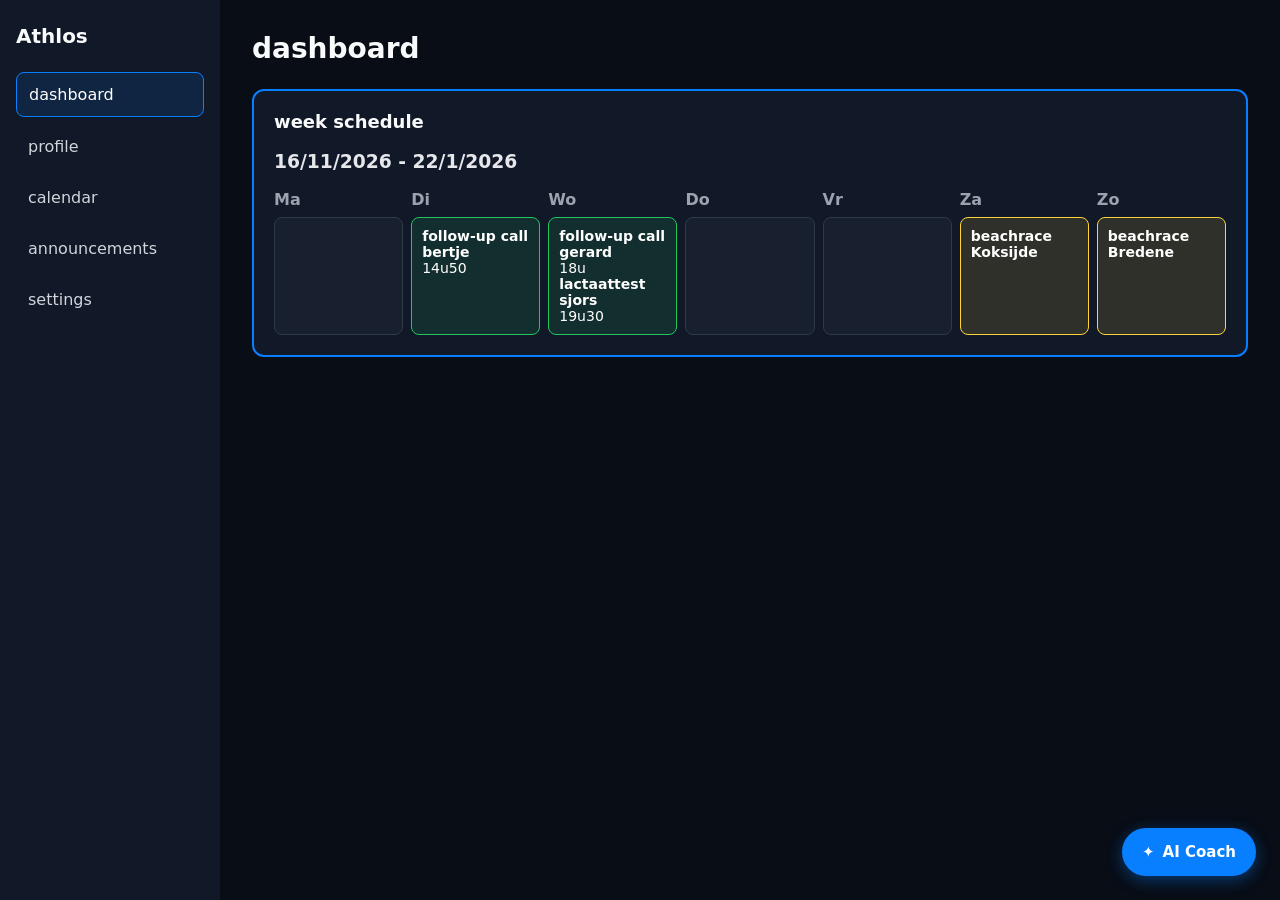
<file: dashboard_coach.html>
<!doctype html>
<html lang="nl">
<head>
 <link rel="stylesheet" href="style.css?v=2">
 <meta charset="utf-8">
 <meta name="viewport" content="width=device-width, initial-scale=1">
 <title>Athlos – dashboard</title>
</head>
<a href="#" class="coach-btn" aria-label="Open AI coach">
 <span class="coach-icon">✦</span>
 <span>AI Coach</span>
</a>
<body>
<div class="layout">
  <nav>
    <div class="logo">Athlos</div>
    <a href="#" class="active">dashboard</a>
    <a href="#">profile</a>
    <a href="#">calendar</a>
    <a href="#">announcements</a>
    <a href="#">settings</a>
  </nav>
  <main>
    <header>
      <div>
        <h1>dashboard</h1>
      </div>
    </header>

    <section class="card">
      <h2>week schedule</h2>
      <h3>16/11/2026 - 22/1/2026</h3>
      <div class="scroll">
        <div class="week">
          <div class="day">Ma</div><div class="day">Di</div><div class="day">Wo</div><div class="day">Do</div><div class="day">Vr</div><div class="day">Za</div><div class="day">Zo</div>
          <div class="slot"> </div>
          <div class="slot appointment"><strong>follow-up call bertje</strong><br> 14u50</div>
          <div class="slot appointment"><strong>follow-up call gerard </strong><br> 18u <br><strong>lactaattest sjors</strong> <br> 19u30</div>
          <div class="slot"> </div>
          <div class="slot"> </div>
          <div class="slot race"><strong>beachrace Koksijde</strong></div>
          <div class="slot race"><strong>beachrace Bredene</strong></div>
        </div>
      </div>
    </section>
  </main>
 </div>
</body>
</file>
<file: style.css>
* { box-sizing: border-box; }
  body { margin: 0; font-family: system-ui, -apple-system, "Segoe UI", Roboto, sans-serif; background: #080D16; color: #E5E7EB; }
  .layout { display: flex; flex-wrap: wrap; min-height: 100vh; }
  nav { flex: 0 0 220px; background: #111827; padding: 24px 16px; display: flex; flex-direction: column; gap: 8px; }
  .logo { color: #F9FAFB; font-weight: 700; font-size: 20px; margin-bottom: 16px; }
  nav a { color: #D1D5DB; padding: 12px; border-radius: 8px; text-decoration: none; display: block;transition: transform 0.2s ease, background-color 0.2s ease, color 0.2s ease; }
  nav a:hover { 
  transform: scale(1.03);
  background-color: #1F2937;
  color: #087FFF;
  }
  nav a.active { background-color: #087FFF20; border: 1px solid #087FFF; color: #FFFFFF; transition: all 0.2s ease;}
  main { flex: 1 1 600px; min-width: 0; padding: 32px; display: flex; flex-direction: column; gap: 24px; }
  header { display: flex; justify-content: space-between; align-items: center; flex-wrap: wrap; gap: 12px; }
  h1 { margin: 0; font-size: 28px; color: #F9FAFB; }
  h2 { margin: 0 0 16px; font-size: 18px; color: #F9FAFB; }
  .sub { margin: 4px 0 0; color: #9CA3AF; }
  .btn { min-height: 44px; padding: 0 20px;  border: 3px solid #087FFF; border-radius: 8px; background: #0B6B4F; color: #fff; font-weight: 600; font-size: 15px; cursor: pointer;   transition: transform 0.2s ease, box-shadow 0.2s ease; }
  .btn:hover {
  transform: scale(1.05);
  box-shadow: 0 4px 12px rgba(8, 127, 255, 0.3);
  }
  .card { background: #111827; border: 2px solid #087FFF; border-radius: 12px; padding: 20px; }
  .scroll { overflow-x: auto; }
  .week { display: grid; grid-template-columns: repeat(7, minmax(110px, 1fr)); gap: 8px; }
  .day { font-weight: 600; color: #9CA3AF; }
  .slot { border-radius: 8px; padding: 10px; min-height: 72px; font-size: 14px; background-color: #FFFFFF08; border: 1px solid #30394A; color: #FFFFFF; transition: all 0.2s ease;}
  .slot.train { background-color: #FF304F20; border: 1px solid #FF304F; color: #FFFFFF; transition: all 0.2s ease;}
  .slot.race {background-color: #FFD43B20; border: 1px solid #FFD43B; color: #FFFFFF; transition: all 0.2s ease;}
  .slot.appointment {background-color: #22C55E20; border: 1px solid #22C55E; color: #FFFFFF; transition: all 0.2s ease;}
  .row { display: flex; flex-wrap: wrap; gap: 24px; }
  .row .card { flex: 1 1 360px; }
  ul { list-style: none; margin: 0; padding: 0; display: flex; flex-direction: column; gap: 12px; }
  li { display: flex; justify-content: space-between; align-items: center; }
  .chip { padding: 4px 10px; border-radius: 999px; font-size: 13px; font-weight: 600; }
  .ok { background: #E6F2EE; color: #074d38; }
  .warn { background: #FEF3C7; color: #78350F; }
  .bad { background: #FEE2E2; color: #7F1D1D; }
  .pick { display: flex; flex-wrap: wrap; gap: 8px; }
  .pick button { min-height: 44px; padding: 0 16px; border: 1px solid #374151; border-radius: 8px; background: #1F2937; color: #F9FAFB; font-size: 14px; cursor: pointer; }
  .pick button.add { border-style: dashed; color: #D1D5DB; }
  .avail { width: 100%; border-collapse: collapse; }
  .avail th { text-align: left; font-size: 13px; color: #9CA3AF; padding: 8px 0; border-bottom: 1px solid #1F2937; }
  .avail td { padding: 12px 0; border-bottom: 1px solid #1F2937; }
  .avail th:last-child, .avail td:last-child { text-align: center; width: 120px; }
  .avail input[type="checkbox"] { width: 20px; height: 20px; accent-color: #087FFF; cursor: pointer; }
  .table-scroll {  max-height: 240px; overflow-y: auto; padding-right: 16px; scrollbar-gutter: stable; scrollbar-width: thin; scrollbar-color: #374151 transparent; }
  .zones th { text-align: left; font-size: 13px; color: #9CA3AF; padding: 8px 32px 8px 0; border-bottom: 1px solid #1F2937; }
  .zones td { padding: 10px 32px 10px 0; border-bottom: 1px solid #1F2937; font-size: 14px; }
  .metrics ul { gap: 0; }
  .metrics li { padding: 10px 0; border-bottom: 1px solid #1F2937; font-size: 14px; }
  .metrics h3 { margin: 20px 0 4px; font-size: 13px; text-transform: uppercase; letter-spacing: 0.05em; color: #9CA3AF; }
  .metrics .value { font-weight: 600; color: #F9FAFB; }
  .session-route { display: block; width: 100%; max-height: 240px; margin: 8px 0 16px; }
  .session-route path { fill: none; stroke: #087FFF; stroke-width: 3; stroke-linejoin: round; stroke-linecap: round; }
  .session { width: 100%; border-collapse: collapse; }
  .session th, .session td { padding: 10px 0; border-bottom: 1px solid #1F2937; font-size: 14px; text-align: left; }
  .session th { font-weight: 400; color: #9CA3AF; }
  .session td { text-align: right; font-weight: 600; color: #F9FAFB; }
  .pie-layout {
    display: flex;
    flex-direction: column;
    align-items: center;
    gap: 24px;
  }
  
  .pie-chart {
    position: relative;
    width: 240px;
    height: 240px;
    flex: 0 0 240px;
  }
  
  .pie {
    width: 100%;
    height: 100%;
    border-radius: 50%;
    background: conic-gradient(#22C55E 0 43%, #FACC15 43% 57%, #EF4444  57% 71%, #4B5563 71% 100%);
    -webkit-mask: radial-gradient(closest-side, transparent 70%, #000 71%);
    mask: radial-gradient(closest-side, transparent 70%, #000 71%);
  }
  
  .pie-center {
    position: absolute;
    inset: 0;
    display: flex;
    flex-direction: column;
    align-items: center;
    justify-content: center;
  }
  
  .pie-center strong { font-size: 40px; color: #F9FAFB; }
  .pie-center span { font-size: 15px; color: #9CA3AF; }
  
  .legend { width: 100%; gap: 10px; }
  .legend li { font-size: 14px; }
  .legend b { color: #F9FAFB; }
  
  .dot {
    display: inline-block;
    width: 12px;
    height: 12px;
    border-radius: 50%;
    margin-right: 8px;
  }
  
  .dot-done { background: #22C55E; }
  .dot-partial { background: #FACC15; }
  .dot-todo { background: #4B5563; }
  .dot-skipped { background: #EF4444 }
  .coach-btn {
  position: fixed;
  right: 24px;
  bottom: 24px;
  z-index: 100;
  display: flex;
  align-items: center;
  gap: 8px;
  min-height: 48px;
  padding: 0 20px;
  border-radius: 999px;
  background: #087FFF;
  color: #fff;
  font-weight: 600;
  font-size: 15px;
  text-decoration: none;
  box-shadow: 0 4px 16px rgba(8, 127, 255, 0.4);
  transition: all 0.2s ease;
  }
  
  .coach-btn:hover {
  background: #2B93FF;
  transform: translateY(-2px);
  box-shadow: 0 6px 20px rgba(8, 127, 255, 0.55);
  }
  
  .sub a { color: #3B9BFF; }

.result-form { display: flex; flex-wrap: wrap; gap: 8px; margin: 16px 0; }
.result-form input {
  flex: 1 1 110px;
  min-height: 44px;
  padding: 0 12px;
  border: 1px solid #374151;
  border-radius: 8px;
  background: #1F2937;
  color: #F9FAFB;
  font-family: inherit;
  font-size: 14px;
  color-scheme: dark;
}
.result-form input.wide { flex: 2 1 160px; }
.result-form input::placeholder { color: #9CA3AF; }
.result-form input:focus { outline: 2px solid #087FFF; outline-offset: 1px; }
.result-form .btn { flex: 0 0 auto; }

.results-table { width: 100%; border-collapse: collapse; }
.results-table th {
  position: sticky;
  top: 0;
  background: #111827;
  text-align: left;
  font-size: 13px;
  color: #9CA3AF;
  padding: 8px 30px 8px 0;
  border-bottom: 1px solid #1F2937;
}
.results-table td { padding: 12px 30px 12px 0; border-bottom: 1px solid #1F2937; font-size: 14px; }
.results-table td:first-child { white-space: nowrap; color: #9CA3AF; }
.results-table td:nth-child(2) { font-weight: 600; color: #F9FAFB; }
.results-table .empty td { color: #9CA3AF; }

.cal-head { display: flex; align-items: center; gap: 8px; margin-bottom: 16px; }
.cal-head h2 { margin: 0; flex: 1; }

.cal-grid { display: grid; grid-template-columns: repeat(7, minmax(90px, 1fr)); gap: 8px; }
.cal-weekday { font-weight: 600; font-size: 13px; color: #9CA3AF; padding: 0 4px; }

.cal-cell {
  min-height: 96px;
  padding: 8px;
  border-radius: 8px;
  background-color: #FFFFFF08;
  border: 1px solid #30394A;
  font-size: 14px;
  color: #FFFFFF;
}
.cal-cell time { font-weight: 600; }
.cal-cell.other { opacity: 0.4; }
.cal-cell.today { background-color: #087FFF20; border-color: #087FFF; }

.add-fab {
  position: fixed;
  right: 24px;
  bottom: 84px; /* 24px + height AI button (48px) + 12px gap */
  z-index: 100;
  display: flex;
  flex-direction: column-reverse; /* menu opens above the button */
  align-items: flex-end;
  gap: 12px;
}

.add-btn {
  width: 48px;
  height: 48px;
  border: 0;
  border-radius: 50%;
  background: #087FFF;
  color: #fff;
  font-size: 28px;
  line-height: 1;
  cursor: pointer;
  box-shadow: 0 4px 16px rgba(8, 127, 255, 0.4);
  transition: transform 0.2s ease, background-color 0.2s ease;
}
.add-btn:hover { background: #2B93FF; transform: translateY(-2px); }
.add-btn[aria-expanded="true"] { transform: rotate(45deg); } /* + becomes × */

.add-menu {
  width: 200px;
  padding: 12px;
  display: flex;
  flex-direction: column;
  gap: 8px;
  background: #111827;
  border: 2px solid #087FFF;
  border-radius: 12px;
  box-shadow: 0 8px 24px rgba(0, 0, 0, 0.5);
}
.add-menu[hidden] { display: none; }

.add-title { margin: 0 0 4px; font-size: 14px; font-weight: 700; color: #F9FAFB; }

.add-opt {
  min-height: 36px;
  padding: 0 12px;
  border-radius: 8px;
  background-color: #FFFFFF08;
  border: 1px solid #30394A;
  color: #fff;
  font-family: inherit;
  font-size: 14px;
  text-align: left;
  cursor: pointer;
  transition: filter 0.2s ease;
}
.add-opt.train { background-color: #FF304F20; border-color: #FF304F; }
.add-opt.race { background-color: #FFD43B20; border-color: #FFD43B; }
.add-opt:hover { filter: brightness(1.3); }

.add-btn:focus-visible, .add-opt:focus-visible { outline: 2px solid #fff; outline-offset: 2px; }
</file>
